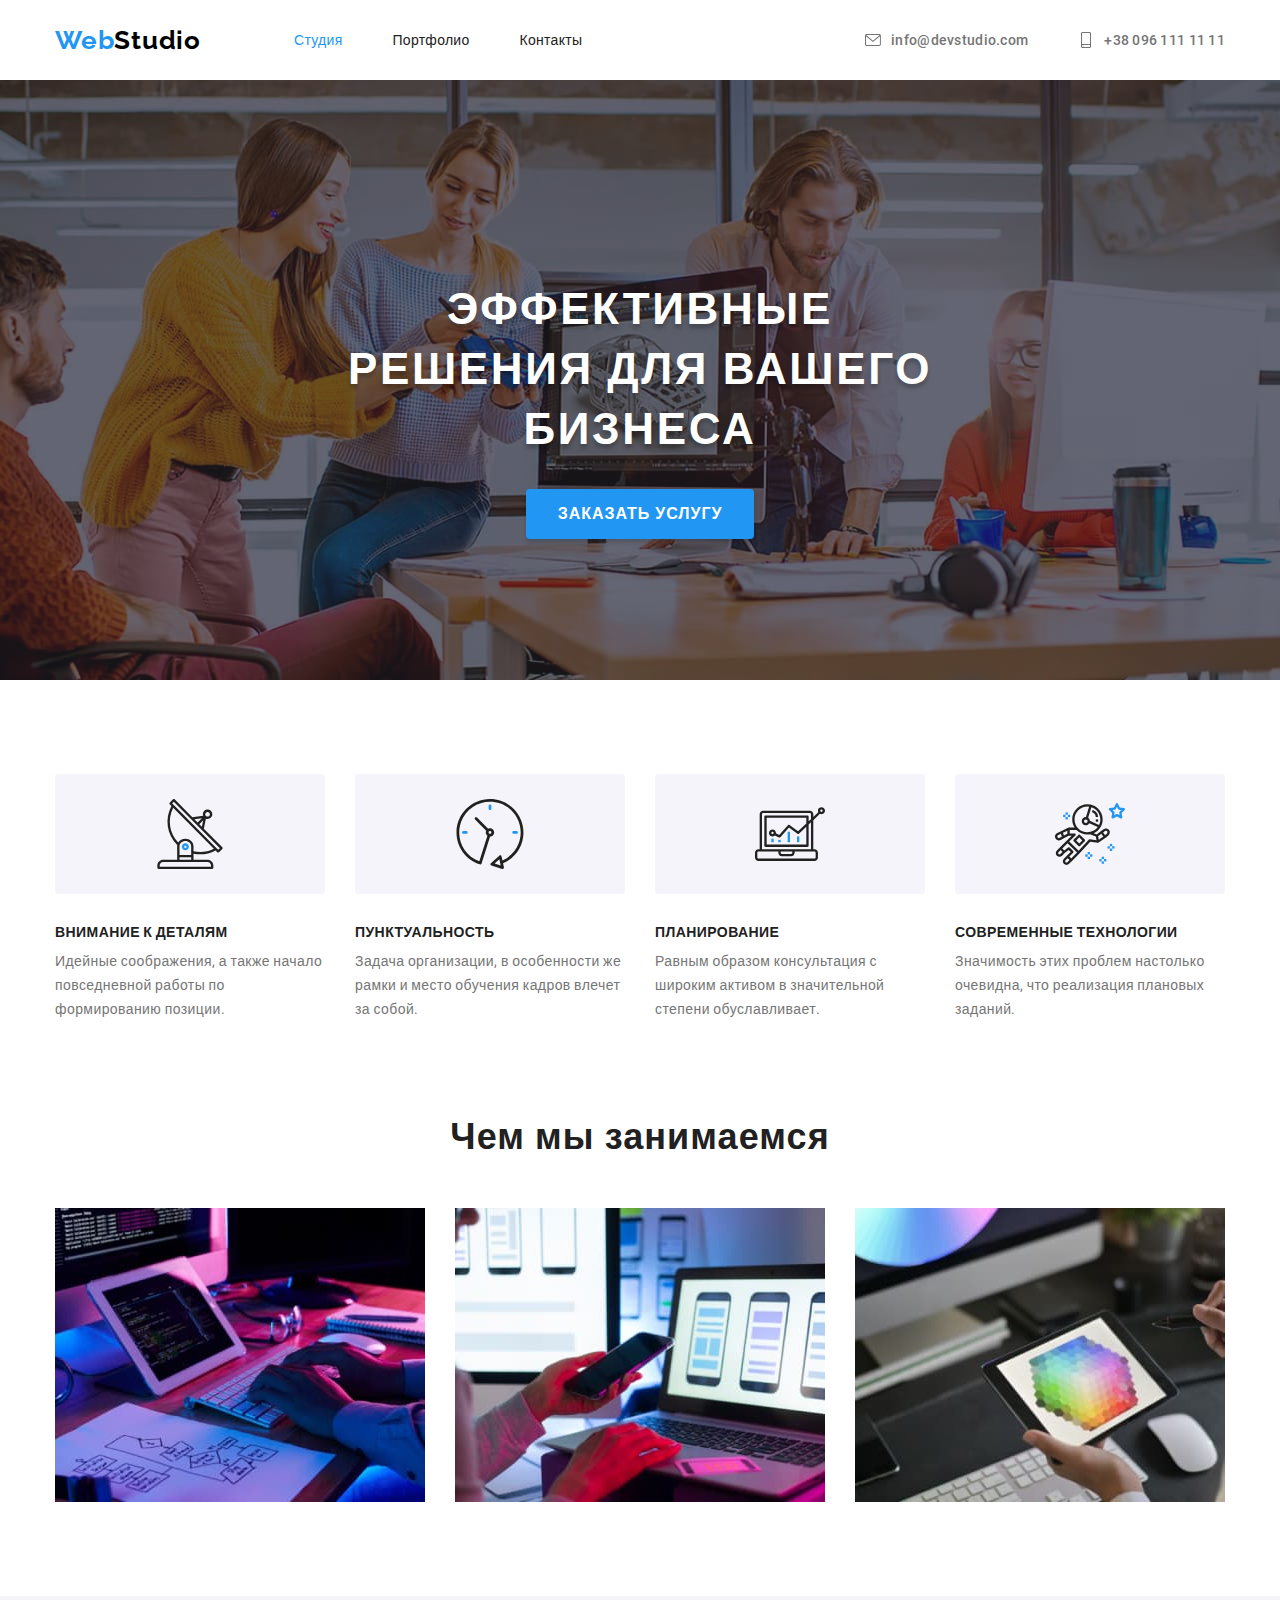
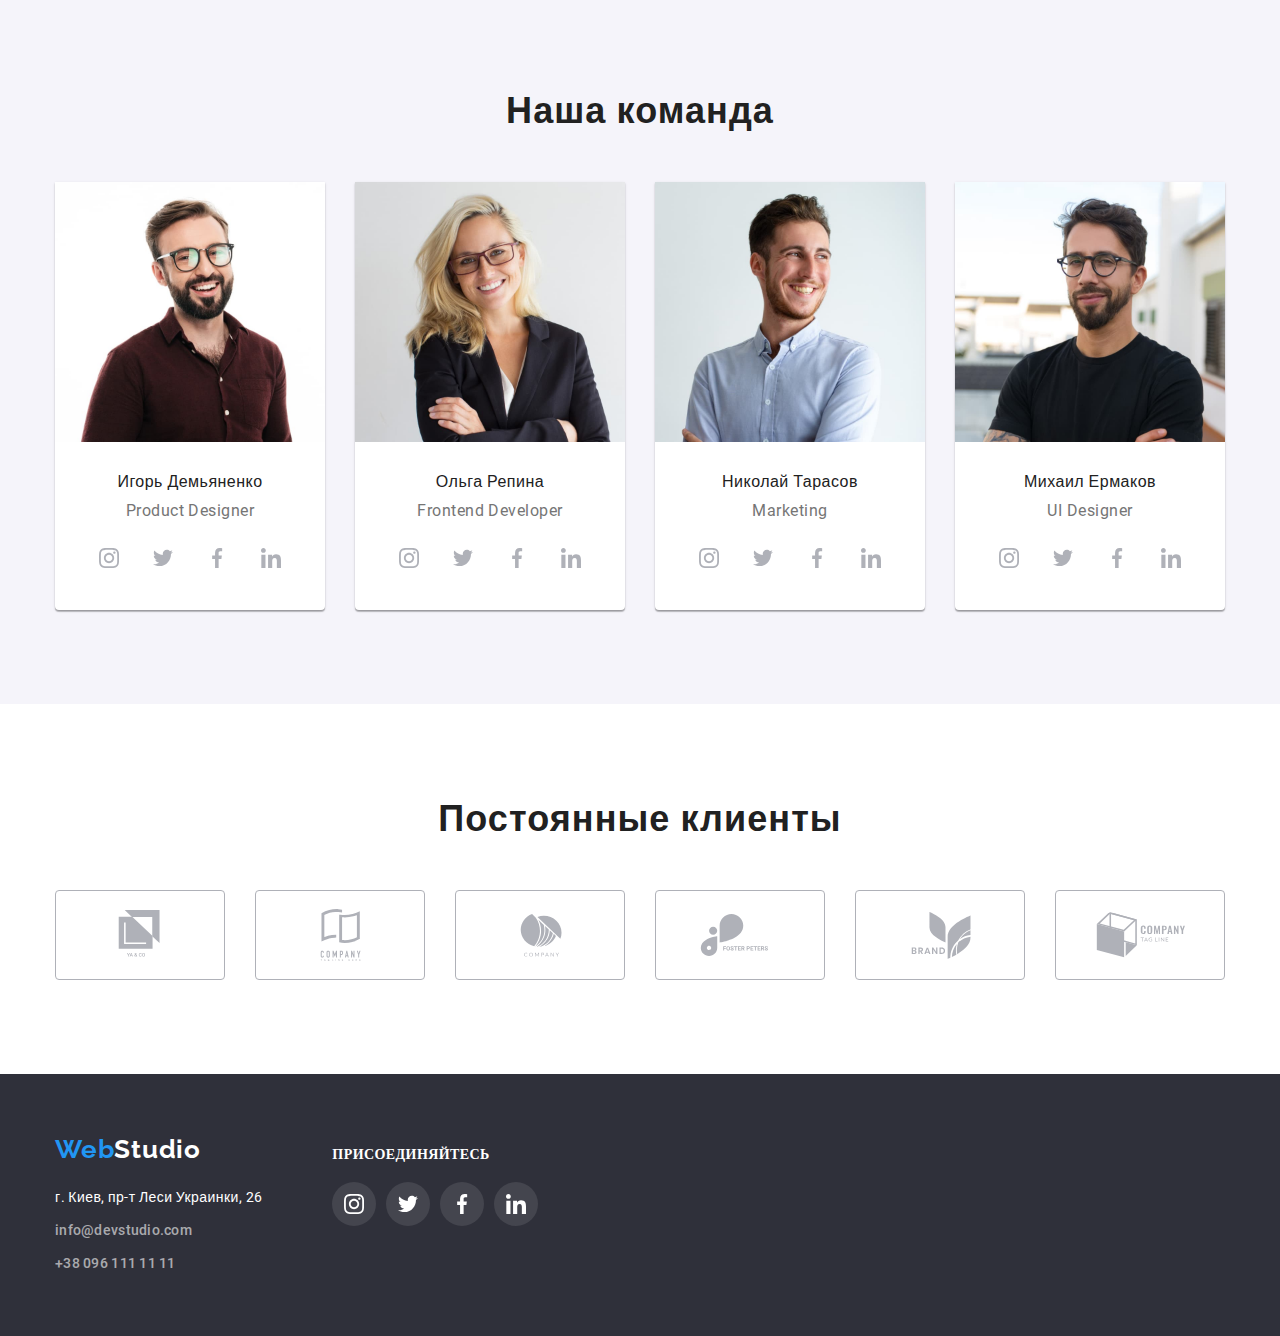
<file: index.html>
<!DOCTYPE html>
<html lang="ru">
<head>
    <meta charset="UTF-8">
    <meta name="viewport" content="width=device-width, initial-scale=1.0">
    <title>Web Studio (Version 2.0)</title>
    <link href="https://fonts.googleapis.com/css2?family=Raleway:wght@700&family=Roboto:wght@400;500;700;900&display=swap" 
        rel="stylesheet">
    <link rel="stylesheet" 
        href="https://cdnjs.cloudflare.com/ajax/libs/modern-normalize/1.0.0/modern-normalize.min.css">
    <link rel="stylesheet" 
        href="./css/style.css">
</head>
<body>
    <!--header--> 
    <header>
        <nav class="container main-nav">
            <a href="./index.html" class="logo link">Web<span class="logo-black">Studio</span></a>

            <ul class="site-nav list">
                <li class="item">
                    <a href="./index.html" class="link curent">Студия</a>
                </li>
                <li class="item">
                    <a href="./portfolio.html" class="link">Портфолио</a>
                </li>
                <li class="item">
                    <a href="#footer" class="link">Контакты</a>
                </li>
            </ul>

            <address>
                <ul class="auth-nav list">
                    <li class="item">
                        <a href="mailto:info@devstudio.com" class="link contacts">
                            <svg class="header-icons-svg">
                                <use href="./images/icons/sprite.svg#envelope"></use>
                            </svg>info@devstudio.com
                        </a>
                    </li>
                    <li class="item">
                        <a href="tel:+380961111111" class="link contacts">
                            <svg class="header-icons-svg">
                                <use href="./images/icons/sprite.svg#smartphone"></use>
                            </svg>+38 096 111 11 11
                        </a>
                    </li>
                </ul>
            </address>
        </nav>
    </header>

    <!--hero-->
    <div class="bg-section">
        <section class="hero">
            <h1 class="hero-title">Эффективные решения для вашего бизнеса</h1>
            <button type="button" title="Заказать услугу" class="btn">Заказать услугу</button>
        </section>
    </div>

    <!--skills-->
    <section class="container section">
        <h2 class="visually-hidden">Навыки команды</h2>

        <ul class="list feature-list">
            <li class="item icon-group">
                <h3 class="title skills">Внимание к деталям</h3>
                <p class="list-title">Идейные соображения, а также начало повседневной работы по формированию позиции.</p>
            </li>
            <li class="item icon-clock">
                <h3 class="title skills">Пунктуальность</h3>
                <p class="list-title">Задача организации, в особенности же рамки и место обучения кадров влечет за собой.</p>
            </li>
            <li class="item icon-diagram">
                <h3 class="title skills">Планирование</h3>
                <p class="list-title">Равным образом консультация с широким активом в значительной степени обуславливает.</p>
            </li>
            <li class="item icon-astronaut">
                <h3 class="title skills">Современные технологии</h3>
                <p class="list-title">Значимость этих проблем настолько очевидна, что реализация плановых заданий.</p>
            </li>
        </ul>
    </section>

    <!--work-->
    <section class="container work-padding">
        <h2 class="section-title centered">Чем мы занимаемся</h2>

        <ul class="list feature-list">
            <li class="flex-work"><img src="./images/photo1.jpg" alt="Пример работы" width="370"></li>
            <li class="flex-work"><img src="./images/photo2.jpg" alt="Пример работы" width="370"></li>
            <li class="flex-work"><img src="./images/photo3.jpg" alt="Пример работы" width="370"></li>
        </ul>
    </section>

    <!--team-->
    <div class="bg-team">
    <section class="container section">
        <h2 class="section-title centered">Наша команда</h2>

        <ul class="list feature-list">
            <li class="flex-team">
                <img class="img-team" src="./images/photo4.jpg" alt="Игорь Демьяненко" width="270">
                <h3 class="team">Игорь Демьяненко</h3>
                <p class="skills-team">Product Designer</p>
                <ul class="list social-icons">
                    <li class="social-icons-item"><a class="social-icons-link" href="https://www.instagram.com" target="_blank" rel="noopener noreferer" aria-label="Instagram">
                    <svg class="social-icons-svg">
                        <use href="./images/icons/sprite.svg#instagram"></use>
                    </svg>
                    </a></li>
                    <li class="social-icons-item"><a class="social-icons-link" href="https://twitter.com" target="_blank" rel="noopener noreferer" aria-label="Twitter">
                    <svg class="social-icons-svg">
                        <use href="./images/icons/sprite.svg#twitter"></use>
                    </svg>   
                    </a></li>
                    <li class="social-icons-item"><a class="social-icons-link" href="https://www.facebook.com" target="_blank" rel="noopener noreferer" aria-label="Facebook">
                    <svg class="social-icons-svg">
                        <use href="./images/icons/sprite.svg#facebook"></use>
                    </svg>  
                    </a></li>
                    <li class="social-icons-item"><a class="social-icons-link" href="https://www.linkedin.com" target="_blank" rel="noopener noreferer" aria-label="Linkedin">
                    <svg class="social-icons-svg">
                        <use href="./images/icons/sprite.svg#linkedin"></use>
                    </svg>    
                    </a></li>
                </ul>
            </li>
            <li class="flex-team">
                <img class="img-team" src="./images/photo5.jpg" alt="Ольга Репина" width="270">
                <h3 class="team">Ольга Репина</h3>
                <p class="skills-team">Frontend Developer</p>
                <ul class="list social-icons">
                    <li class="social-icons-item"><a class="social-icons-link" href="https://www.instagram.com" target="_blank" rel="noopener noreferer" aria-label="Instagram">
                    <svg class="social-icons-svg">
                        <use href="./images/icons/sprite.svg#instagram"></use>
                    </svg>
                    </a></li>
                    <li class="social-icons-item"><a class="social-icons-link" href="https://twitter.com" target="_blank" rel="noopener noreferer" aria-label="Twitter">
                    <svg class="social-icons-svg">
                        <use href="./images/icons/sprite.svg#twitter"></use>
                    </svg>   
                    </a></li>
                    <li class="social-icons-item"><a class="social-icons-link" href="https://www.facebook.com" target="_blank" rel="noopener noreferer" aria-label="Facebook">
                    <svg class="social-icons-svg">
                        <use href="./images/icons/sprite.svg#facebook"></use>
                    </svg>  
                    </a></li>
                    <li class="social-icons-item"><a class="social-icons-link" href="https://www.linkedin.com" target="_blank" rel="noopener noreferer" aria-label="Linkedin">
                    <svg class="social-icons-svg">
                        <use href="./images/icons/sprite.svg#linkedin"></use>
                    </svg>    
                    </a></li>
                </ul>
            </li>
            <li class="flex-team">
                <img class="img-team" src="./images/photo6.jpg" alt="Николай Тарасов" width="270">
                <h3 class="team">Николай Тарасов</h3>
                <p class="skills-team">Marketing</p>
                <ul class="list social-icons">
                    <li class="social-icons-item"><a class="social-icons-link" href="https://www.instagram.com" target="_blank" rel="noopener noreferer" aria-label="Instagram">
                    <svg class="social-icons-svg">
                        <use href="./images/icons/sprite.svg#instagram"></use>
                    </svg>
                    </a></li>
                    <li class="social-icons-item"><a class="social-icons-link" href="https://twitter.com" target="_blank" rel="noopener noreferer" aria-label="Twitter">
                    <svg class="social-icons-svg">
                        <use href="./images/icons/sprite.svg#twitter"></use>
                    </svg>   
                    </a></li>
                    <li class="social-icons-item"><a class="social-icons-link" href="https://www.facebook.com" target="_blank" rel="noopener noreferer" aria-label="Facebook">
                    <svg class="social-icons-svg">
                        <use href="./images/icons/sprite.svg#facebook"></use>
                    </svg>  
                    </a></li>
                    <li class="social-icons-item"><a class="social-icons-link" href="https://www.linkedin.com" target="_blank" rel="noopener noreferer" aria-label="Linkedin">
                    <svg class="social-icons-svg">
                        <use href="./images/icons/sprite.svg#linkedin"></use>
                    </svg>    
                    </a></li>
                </ul>
            </li>
            <li class="flex-team">
                <img class="img-team" src="./images/photo7.jpg" alt="Михаил Ермаков" width="270">
                <h3 class="team">Михаил Ермаков</h3>
                <p class="skills-team">UI Designer</p>
                <ul class="list social-icons">
                    <li class="social-icons-item"><a class="social-icons-link" href="https://www.instagram.com" target="_blank" rel="noopener noreferer" aria-label="Instagram">
                    <svg class="social-icons-svg">
                        <use href="./images/icons/sprite.svg#instagram"></use>
                    </svg>
                    </a></li>
                    <li class="social-icons-item"><a class="social-icons-link" href="https://twitter.com" target="_blank" rel="noopener noreferer" aria-label="Twitter">
                    <svg class="social-icons-svg">
                        <use href="./images/icons/sprite.svg#twitter"></use>
                    </svg>   
                    </a></li>
                    <li class="social-icons-item"><a class="social-icons-link" href="https://www.facebook.com" target="_blank" rel="noopener noreferer" aria-label="Facebook">
                    <svg class="social-icons-svg">
                        <use href="./images/icons/sprite.svg#facebook"></use>
                    </svg>  
                    </a></li>
                    <li class="social-icons-item"><a class="social-icons-link" href="https://www.linkedin.com" target="_blank" rel="noopener noreferer" aria-label="Linkedin">
                    <svg class="social-icons-svg">
                        <use href="./images/icons/sprite.svg#linkedin"></use>
                    </svg>    
                    </a></li>
                </ul>
            </li>
        </ul>
    </section>
    </div>

    <!--clients-->
    <section class="container clients">
        <h2 class="section-title centered">Постоянные клиенты</h2>

        <ul class="list client-icons">
            <li class="client-icons-item">
                <a class="client-icons-link" href="" target="_blank" rel="noopener noreferer" aria-label="Client-1">
                    <svg class="client-icons-svg">
                        <use href="./images/icons/sprite.svg#Client-1"></use>
                    </svg>
                </a>
            </li>
            <li class="client-icons-item">
                <a class="client-icons-link" href="" target="_blank" rel="noopener noreferer" aria-label="Client-2">
                    <svg class="client-icons-svg">
                        <use href="./images/icons/sprite.svg#Client-2"></use>
                    </svg>
                </a>
            </li>
            <li class="client-icons-item">
                <a class="client-icons-link" href="" target="_blank" rel="noopener noreferer" aria-label="Client-3">
                    <svg class="client-icons-svg">
                        <use href="./images/icons/sprite.svg#Client-3"></use>
                    </svg>
                </a>
            </li>
            <li class="client-icons-item">
                <a class="client-icons-link" href="" target="_blank" rel="noopener noreferer" aria-label="Client-4">
                    <svg class="client-icons-svg">
                        <use href="./images/icons/sprite.svg#Client-4"></use>
                    </svg>
                </a>
            </li>
            <li class="client-icons-item">
                <a class="client-icons-link" href="" target="_blank" rel="noopener noreferer" aria-label="Client-5">
                    <svg class="client-icons-svg">
                        <use href="./images/icons/sprite.svg#Client-5"></use>
                    </svg>
                </a>
            </li>
            <li class="client-icons-item">
                <a class="client-icons-link" href="" target="_blank" rel="noopener noreferer" aria-label="Client-6">
                    <svg class="client-icons-svg">
                        <use href="./images/icons/sprite.svg#Client-6"></use>
                    </svg>
                </a>
            </li>
        </ul>

    </section>

    <!--footer-->
    <div class="bg-section">
        <footer id="footer" class="container footer-title">
            <div class="footer-div">
                <a href="./index.html" class="logo link">Web<span class="logo-white">Studio</span></a>
                <address>
                    <ul class="list footer-margin">
                        <li class="item">
                            <p class="footer-adr">г. Киев, пр-т Леси Украинки, 26</p>
                        </li>
                        <li class="item">
                            <a href="mailto:info@devstudio.com" class="link footer-cont">info@devstudio.com</a>
                        </li>
                        <li class="item">
                            <a href="tel:+380961111111" class="link footer-cont">+38 096 111 11 11</a>
                        </li>
                    </ul>
                </address>
            </div>
            <div class="footer-div">
                <p class="social-title">Присоединяйтесь</p>
                <ul class="list footer-icons">
                    <li class="footer-icons-item"><a class="footer-icons-link" href="https://www.instagram.com" target="_blank" rel="noopener noreferer" aria-label="Instagram">
                        <svg class="footer-icons-svg">
                            <use href="./images/icons/sprite.svg#instagram"></use>
                        </svg>
                    </a></li>
                    <li class="footer-icons-item"><a class="footer-icons-link" href="https://twitter.com" target="_blank" rel="noopener noreferer" aria-label="Twitter">
                        <svg class="footer-icons-svg">
                            <use href="./images/icons/sprite.svg#twitter"></use>
                        </svg> 
                    </a></li>
                    <li class="footer-icons-item"><a class="footer-icons-link" href="https://www.facebook.com" target="_blank" rel="noopener noreferer" aria-label="Facebook">
                        <svg class="footer-icons-svg">
                            <use href="./images/icons/sprite.svg#facebook"></use>
                        </svg>  
                    </a></li>
                    <li class="footer-icons-item"><a class="footer-icons-link" href="https://www.linkedin.com" target="_blank" rel="noopener noreferer" aria-label="Linkedin">
                        <svg class="footer-icons-svg">
                            <use href="./images/icons/sprite.svg#linkedin"></use>
                        </svg> 
                    </a></li>
                </ul>
            </div>
        </footer>
    </div>
</body>
</html>
</file>
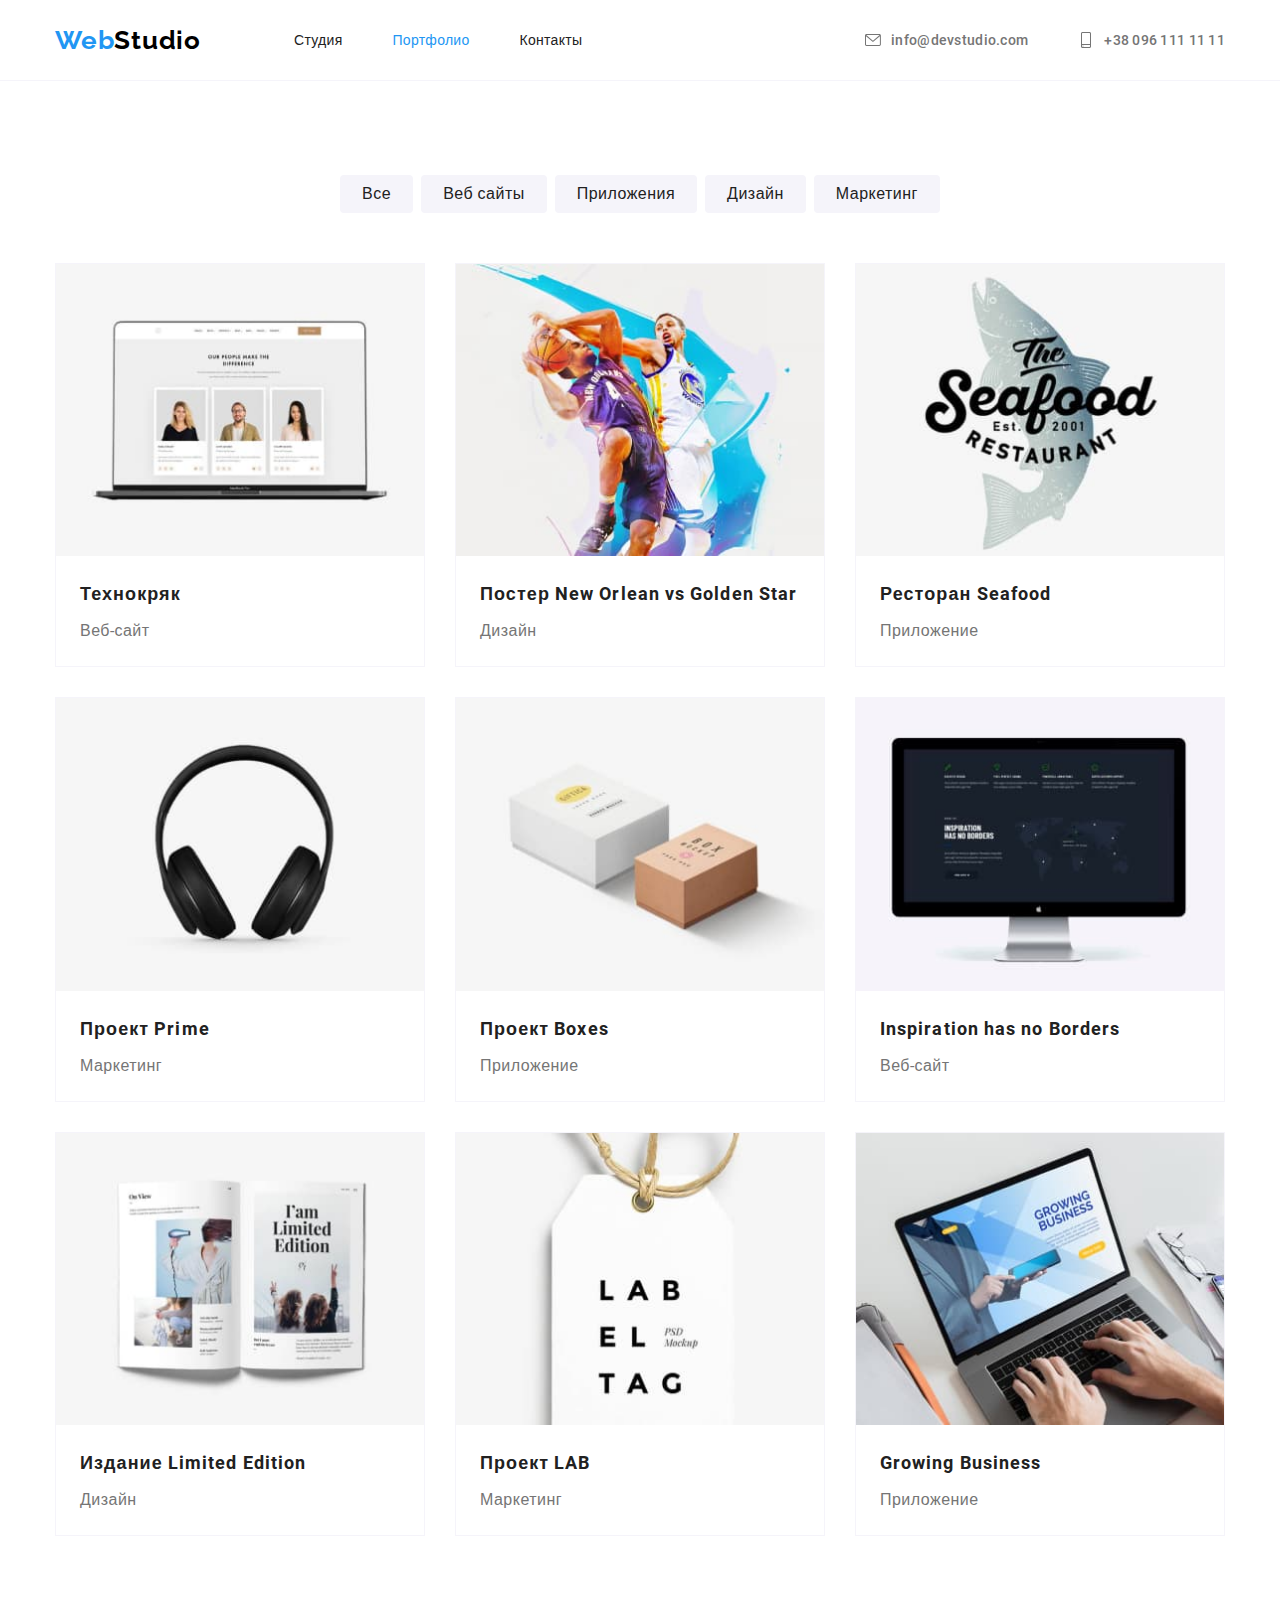
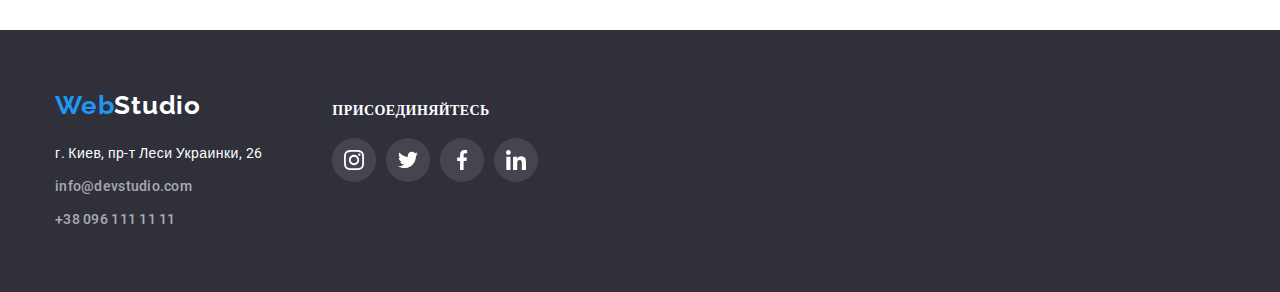
<file: portfolio.html>
<!DOCTYPE html>
<html lang="ru">
<head>
    <meta charset="UTF-8">
    <meta name="viewport" content="width=device-width, initial-scale=1.0">
    <title>Web Studio (Version 2.0)</title>
    <link href="https://fonts.googleapis.com/css2?family=Raleway:wght@700&family=Roboto:wght@400;500;700;900&display=swap" 
        rel="stylesheet">
    <link rel="stylesheet" 
        href="https://cdnjs.cloudflare.com/ajax/libs/modern-normalize/1.0.0/modern-normalize.min.css">
    <link rel="stylesheet" 
        href="./css/style.css">
</head>
<body>
    <!--Шапка-->
    <header class="header">
        <nav class="container main-nav">
            <a href="./index.html" class="logo link">Web<span class="logo-black">Studio</span></a>

            <ul class="site-nav list">
                <li class="item">
                    <a href="./index.html" class="link">Студия</a>
                </li>
                <li class="item">
                    <a href="./portfolio.html" class="link curent">Портфолио</a>
                </li>
                <li class="item">
                    <a href="#footer" class="link">Контакты</a>
                </li>
            </ul>

            <address>
                <ul class="auth-nav list">
                    <li class="item">
                        <a href="mailto:info@devstudio.com" class="link contacts">
                            <svg class="header-icons-svg">
                                <use href="./images/icons/sprite.svg#envelope"></use>
                            </svg>info@devstudio.com
                        </a>
                    </li>
                    <li class="item">
                        <a href="tel:+380961111111" class="link contacts">
                            <svg class="header-icons-svg">
                                <use href="./images/icons/sprite.svg#smartphone"></use>
                            </svg>+38 096 111 11 11
                        </a>
                    </li>
                </ul>
            </address>
        </nav>
    </header>

    <!--Main-->
    <main class="container section">
        <h1 class="visually-hidden">Наши Проекты</h1>
        <ul class="main-button list">
            <li class="item"><button type="button" title="Все" class="portf-btn">Все</button></li>
            <li class="item"><button type="button" title="Веб сайты" class="portf-btn">Веб сайты</button></li>
            <li class="item"><button type="button" title="Приложения" class="portf-btn">Приложения</button></li>
            <li class="item"><button type="button" title="Дизайн" class="portf-btn">Дизайн</button></li>
            <li class="item"><button type="button" title="Маркетинг" class="portf-btn">Маркетинг</button></li>
        </ul>
        <ul class="list feature-list">
            <li class="flex-element">
                <img class="img-main" src="./images/1.1.jpg" alt="Технокряк" width="370">
                <h2 class="examples">Технокряк</h2>
                <p class="text-examples">Веб-сайт</p>
            </li>
            <li class="flex-element">
                <img class="img-main" src="./images/2.2.jpg" alt="Постер New Orlean vs Golden Star" width="370">
                <h2 class="examples">Постер New Orlean vs Golden Star</h2>
                <p class="text-examples">Дизайн</p>
            </li>
            <li class="flex-element">
                <img class="img-main" src="./images/3.3.jpg" alt="Ресторан Seafood" width="370">
                <h2 class="examples">Ресторан Seafood</h2>
                <p class="text-examples">Приложение</p>
            </li>
            <li class="flex-element">
                <img class="img-main" src="./images/4.4.jpg" alt="Проект Prime" width="370">
                <h2 class="examples">Проект Prime</h2>
                <p class="text-examples">Маркетинг</p>
            </li>
            <li class="flex-element">
                <img class="img-main" src="./images/5.5.jpg" alt="Проект Boxes" width="370">
                <h2 class="examples">Проект Boxes</h2>
                <p class="text-examples">Приложение</p>
            </li>
            <li class="flex-element">
                <img class="img-main" src="./images/6.6.jpg" alt="Inspiration has no Borders" width="370">
                <h2 class="examples">Inspiration has no Borders</h2>
                <p class="text-examples">Веб-сайт</p>
            </li>
            <li class="flex-element">
                <img class="img-main" src="./images/7.7.jpg" alt="Издание Limited Edition" width="370">
                <h2 class="examples">Издание Limited Edition</h2>
                <p class="text-examples">Дизайн</p>
            </li>
            <li class="flex-element">
                <img class="img-main" src="./images/8.8.jpg" alt="Проект LAB" width="370">
                <h2 class="examples">Проект LAB</h2>
                <p class="text-examples">Маркетинг</p>
            </li>
            <li class="flex-element">
                <img class="img-main" src="./images/9.9.jpg" alt="Growing Business" width="370">
                <h2 class="examples">Growing Business</h2>
                <p class="text-examples">Приложение</p>
            </li>
        </ul>

    </main>

    <!--Футер-->
    <div class="bg-section">
        <footer id="footer" class="container footer-title">
            <div class="footer-div">
                <a href="./index.html" class="logo link">Web<span class="logo-white">Studio</span></a>
                <address>
                    <ul class="list footer-margin">
                        <li class="item">
                            <p class="footer-adr">г. Киев, пр-т Леси Украинки, 26</p>
                        </li>
                        <li class="item">
                            <a href="mailto:info@devstudio.com" class="link footer-cont">info@devstudio.com</a>
                        </li>
                        <li class="item">
                            <a href="tel:+380961111111" class="link footer-cont">+38 096 111 11 11</a>
                        </li>
                    </ul>
                </address>
            </div>
            <div class="footer-div">
                <p class="social-title">Присоединяйтесь</p>
                <ul class="list footer-icons">
                    <li class="footer-icons-item"><a class="footer-icons-link" href="https://www.instagram.com" target="_blank" rel="noopener noreferer" aria-label="Instagram">
                        <svg class="footer-icons-svg">
                            <use href="./images/icons/sprite.svg#instagram"></use>
                        </svg>
                    </a></li>
                    <li class="footer-icons-item"><a class="footer-icons-link" href="https://twitter.com" target="_blank" rel="noopener noreferer" aria-label="Twitter">
                        <svg class="footer-icons-svg">
                            <use href="./images/icons/sprite.svg#twitter"></use>
                        </svg> 
                    </a></li>
                    <li class="footer-icons-item"><a class="footer-icons-link" href="https://www.facebook.com" target="_blank" rel="noopener noreferer" aria-label="Facebook">
                        <svg class="footer-icons-svg">
                            <use href="./images/icons/sprite.svg#facebook"></use>
                        </svg>  
                    </a></li>
                    <li class="footer-icons-item"><a class="footer-icons-link" href="https://www.linkedin.com" target="_blank" rel="noopener noreferer" aria-label="Linkedin">
                        <svg class="footer-icons-svg">
                            <use href="./images/icons/sprite.svg#linkedin"></use>
                        </svg> 
                    </a></li>
                </ul>
            </div>
        </footer>
    </div>
</body>
</html>
</file>
<file: css/style.css>
@font-face {
    font-family: 'Raleway';
    font-style: normal;
    font-weight: 700;
    src: url('../fonts/raleway-v18-latin-700.eot');
    src: local(''),
         url('../fonts/raleway-v18-latin-700.eot?#iefix') format('embedded-opentype'),
         url('../fonts/raleway-v18-latin-700.woff2') format('woff2'),
         url('../fonts/raleway-v18-latin-700.woff') format('woff'),
         url('../fonts/raleway-v18-latin-700.ttf') format('truetype'),
         url('../fonts/raleway-v18-latin-700.svg#Raleway') format('svg');
}
@font-face {
    font-family: 'Roboto';
    font-style: normal;
    font-weight: 400;
    src: url('../fonts/roboto-v20-latin-regular.eot');
    src: local('Roboto'), local('Roboto-Regular'),
         url('../fonts/roboto-v20-latin-regular.eot?#iefix') format('embedded-opentype'),
         url('../fonts/roboto-v20-latin-regular.woff2') format('woff2'),
         url('../fonts/roboto-v20-latin-regular.woff') format('woff'),
         url('../fonts/roboto-v20-latin-regular.ttf') format('truetype'),
         url('../fonts/roboto-v20-latin-regular.svg#Roboto') format('svg');
}
@font-face {
    font-family: 'Roboto';
    font-style: normal;
    font-weight: 500;
    src: url('../fonts/roboto-v20-latin-500.eot');
    src: local('Roboto Medium'), local('Roboto-Medium'),
         url('../fonts/roboto-v20-latin-500.eot?#iefix') format('embedded-opentype'),
         url('../fonts/roboto-v20-latin-500.woff2') format('woff2'),
         url('../fonts/roboto-v20-latin-500.woff') format('woff'),
         url('../fonts/roboto-v20-latin-500.ttf') format('truetype'),
         url('../fonts/roboto-v20-latin-500.svg#Roboto') format('svg');
}
@font-face {
    font-family: 'Roboto';
    font-style: normal;
    font-weight: 700;
    src: url('../fonts/roboto-v20-latin-700.eot');
    src: local('Roboto Bold'), local('Roboto-Bold'),
         url('../fonts/roboto-v20-latin-700.eot?#iefix') format('embedded-opentype'),
         url('../fonts/roboto-v20-latin-700.woff2') format('woff2'),
         url('../fonts/roboto-v20-latin-700.woff') format('woff'),
         url('../fonts/roboto-v20-latin-700.ttf') format('truetype'),
         url('../fonts/roboto-v20-latin-700.svg#Roboto') format('svg');
}
@font-face {
    font-family: 'Roboto';
    font-style: normal;
    font-weight: 900;
    src: url('../fonts/roboto-v20-latin-900.eot');
    src: local('Roboto Black'), local('Roboto-Black'),
         url('../fonts/roboto-v20-latin-900.eot?#iefix') format('embedded-opentype'),
         url('../fonts/roboto-v20-latin-900.woff2') format('woff2'),
         url('../fonts/roboto-v20-latin-900.woff') format('woff'),
         url('../fonts/roboto-v20-latin-900.ttf') format('truetype'),
         url('../fonts/roboto-v20-latin-900.svg#Roboto') format('svg');
}

:root {
    --main-text-cl: #757575;
    --accent-cl: #2196f3;
    --title-cl: #212121;
    --white-cl: #ffffff;
    --black-cl: #000000;
    --darkblue-bg: #2f303a;
    --grey-bg: #f5f4fa;
    --icon-cl: #afb1b8;
}

html {
    box-sizing: border-box;
}

*,
*::before,
*::after {
    box-sizing: inherit;
}

body {
    font-family: "Roboto", sans-serif;
    font-weight: 400;
    font-size: 14px;
    line-height: 1.71;
    letter-spacing: 0.03em;
    color: var(--main-text-cl);
    margin: 0px;
}

button:hover,
button:focus {
    background-color: var(--accent-cl);
    color: var(--white-cl);
}

.container {
    width: 1200px;
    margin-left: auto;
    margin-right: auto;
    padding-left: 15px;
    padding-right: 15px;
}

.list {
    list-style: none;
    padding: 0px;
    margin: 0px;
}

.feature-list {
    display: flex;
    flex-wrap: wrap;
}

img {
    display: block;
    width: 100%;
    height: auto;
}





/*header*/
.main-nav {
    display: flex;
    align-items: center;
}

.link {
    color: inherit;
    text-decoration: none;
    font-weight: 500;
    font-size: 14px;
    line-height: 1.143;
    letter-spacing: 0.02em;
    color: var(--title-cl);
}
.link:hover,
.link:focus {
    color: var(--accent-cl);
}
.link:hover .header-icons-svg,
.link:focus .header-icons-svg {
    fill: var(--accent-cl);
}

.curent {
    color: var(--accent-cl);
}

.header {
    border-bottom: 1px solid var(--grey-bg)
}

.site-nav {
    display: flex;
    margin-left: 93px;
}

.site-nav .link {
    display: block;
    padding-top: 32px;
    padding-bottom: 32px;
}

.site-nav .item:not(:last-child) {
    margin-right: 50px;
}

.auth-nav {
    display: flex;
}

.auth-nav .item:not(:last-child) {
    margin-right: 50px;
}

.item .header-icons:nth-child(1) {
    width: 16px;
    height: 12px;
}

.header-icons {
    margin-right: 10px;
}

.header-icons-svg {
    width: 16px;
    height: 16px;
    fill: var(--main-text-cl);
    margin-right: 10px;
}





/*logo*/
.logo {
    font-family: "Raleway", sans-serif;
    font-weight: 700;
    font-size: 26px;
    line-height: 31px;
    letter-spacing: 0.03em;
    color: var(--accent-cl)
}
.logo-black {
    color: var(--black-cl);
}
.logo-white {
    color: var(--white-cl);
}
.bg-section {
    background-color: var(--darkblue-bg);
}
.bg-team {
    background-color: var(--grey-bg);
}

address {
    font-style: normal;
    margin-left: auto;
}

.contacts {
    font-weight: 500;
    font-size: 14px;
    line-height: 1.143;
    letter-spacing: 0.02em;
    color: var(--main-text-cl);
    display: flex;
    align-items: center;
}





/*hero*/
.hero-title {
    font-family: "Roboto", sans-serif;
    font-weight: 900;
    font-size: 44px;
    line-height: 1.36;
    letter-spacing: 0.06em;
    text-transform: uppercase;
    color: var(--white-cl);
    max-width: 630px;
    margin-top: 0px;
    margin-right: auto;
    margin-left: auto;
    margin-bottom: 30px;
    text-shadow: 0px 4px 4px rgba(0, 0, 0, 0.25);
}

.btn {
    font-family: inherit;
    font-weight: 700;
    font-size: 16px;
    line-height: 1.875;
    text-transform: uppercase;
    letter-spacing: 0.06em;
    color: var(--white-cl);
    background-color: var(--accent-cl);
    box-shadow: 0px 4px 4px rgba(0, 0, 0, 0.15);
    min-width: 200px;
    border-radius: 4px;
    padding: 10px 32px;
    display: inline-block;
    border: 0px solid var(--accent-cl);
    text-align: center;
    font-style: normal;
    cursor: pointer;
}

.hero {
    text-align: center;
    padding-top: 200px;
    padding-bottom: 200px;
    max-width: 1600px;
    height: 600px;
    margin-left: auto;
    margin-right: auto;
    background-image: linear-gradient(
        to right, rgba(47, 48, 58, 0.4), rgba(47, 48, 58, 0.4)), 
        url('../images/Img.jpg');
    background-repeat: no-repeat;
    background-position: center;
    background-size: cover;
}





/*skills*/
.visually-hidden {
   position: absolute !important;
   clip: rect(1px 1px 1px 1px);
   clip: rect(1px, 1px, 1px, 1px);
   padding: 0 !important;
   border: 0 !important;
   height: 1px !important;
   width: 1px !important;
   overflow: hidden;
 }

.feature-list .item {
    width: 270px;
    margin-right: 30px;
    margin-bottom: 30px;
}

.feature-list .item:nth-child(4) {
    margin-right: 0px;
}

.feature-list .item:nth-last-child(-n + 4) {
    margin-bottom: 0px;
}

.title {
    font-family: "Roboto", sans-serif;
    font-weight: 700;
    letter-spacing: 0.03em;
    color: var(--title-cl);
    margin-top: 0px;
    margin-bottom: 10px;
}

.skills {
    font-size: 14px;
    line-height: 1.143;
    text-transform: uppercase;
}

.list-title {
    margin-top: 0px;
    margin-bottom: 0px;
}

.section-title {
    font-family: "Roboto", sans-serif;
    font-weight: 700;
    font-size: 36px;
    line-height: 1.167;
    letter-spacing: 0.03em;
    color: var(--title-cl);
    margin-top: 0px;
    margin-bottom: 50px;
}

.section {
    padding-top: 94px;
    padding-bottom: 94px;
}

.section-title.centered {
    text-align: center;
}

.feature-list .item:nth-child(4n + 4) {
    margin-right: 0px;
}

.feature-list .item::before {
    content: '';
    height: 120px;
    display: block;
    background-size: auto;
    background-repeat: no-repeat;
    background-position: center;
    background-color: var(--grey-bg);
    margin-bottom: 30px;
    border-radius: 4px;
}

.icon-group::before {
    background-image: url('../images/icons/group.svg');
}
.icon-clock::before {
    background-image: url('../images/icons/clock.svg');
}
.icon-diagram::before {
    background-image: url('../images/icons/diagram.svg');
}
.icon-astronaut::before {
    background-image: url('../images/icons/astronaut.svg');
}





/*work*/
.flex-work {
    width: 370px;
    margin-right: 30px;
    margin-bottom: 30px;
}

.flex-work:nth-child(3n) {
    margin-right: 0px;
}

.flex-work:nth-last-child(-n + 3) {
    margin-bottom: 0px;
}

.work-padding {
    padding-bottom: 94px;
}





/*team*/
.team {
    font-weight: 500;
    font-size: 16px;
    line-height: 1.187;
    letter-spacing: 0.03em;
    color: var(--title-cl);
    margin-top: 0px;
    margin-bottom: 10px;
    text-align: center;
}

.skills-team {
    font-weight: 400;
    font-size: 16px;
    line-height: 1.187;
    letter-spacing: 0.03em;
    color: var(--main-text-cl);
    text-align: center;
    margin-top: 0px;
    margin-bottom: 16px;
}

.img-team {
    margin-top: 0px;
    margin-bottom: 30px;
}

.flex-team {
    width: 270px;
    margin-right: 30px;
    margin-bottom: 30px;
    box-shadow: 0px 1px 3px rgba(0, 0, 0, 0.12),
     0px 1px 1px rgba(0, 0, 0, 0.14),
      0px 2px 1px rgba(0, 0, 0, 0.2);
    border-radius: 0px 0px 4px 4px;
    background-color: var(--white-cl);
}

.flex-team:nth-child(4n + 4) {
    margin-right: 0px;
}

.flex-team:nth-last-child(-n + 4) {
    margin-bottom: 0px;
}

.social-icons {
    display: flex;
    justify-content: center;
    margin-bottom: 30px;
}
.social-icons-svg {
    width: 20px;
    height: 20px;
    fill: var(--icon-cl)
}
.social-icons-item:not(:last-child) {
    margin-right: 10px;
}
.social-icons-link {
    display: flex;
    justify-content: center;
    align-items: center;
    width: 44px;
    height: 44px;
    background-color: var(--white-cl);
    border-radius: 50%;
}
.social-icons-link:hover .social-icons-svg,
.social-icons-link:focus .social-icons-svg {
    fill: var(--white-cl);
}

.social-icons-link:hover {
    background-color: var(--accent-cl);
}





/*clients*/
.clients {
    padding-top: 94px;
    padding-bottom: 94px;
}
.client-icons-svg {
    width: 170px;
    height: 90px;
    fill: var(--icon-cl);
}
.client-icons {
    display: flex;
}
.client-icons-item:not(:last-child) {
    margin-right: 30px;
}
.client-icons-link {
    display: flex;
    justify-content: center;
    align-items: center;
    width: 170px;
    height: 90px;
    background-color: var(--white-cl);
    border: 1px solid var(--icon-cl);
    border-radius: 4px;
}
.client-icons-link:hover .client-icons-svg,
.client-icons-link:focus .client-icons-svg {
    fill: var(--accent-cl);
}
.client-icons-link:hover {
    border-color: var(--accent-cl)
}





/*footer*/
.footer-adr {
    color: var(--white-cl);
    margin-top: 0px;
    margin-bottom: 0px;
}

.footer-cont {
    color: rgba(255, 255, 255, 0.6);
}

.footer-title {
    display: flex;
    padding-top: 60px;
    padding-bottom: 60px;
}

.footer-margin .item {
    margin-top: 0px;
    margin-bottom: 9px;
}

.footer-title .item:last-child {
    margin-bottom: 0px;
}

.footer-margin {
    margin-top: 20px;
}

.social-title {
    text-transform: uppercase;
    color: var(--white-cl);
    margin-top: 0px;
    margin-bottom: 20px;
}

.footer-icons {
    display: flex;
}

.footer-icons-item:not(:last-child) {
    margin-right: 10px;
}

.footer-icons-link {
    display: flex;
    justify-content: center;
    align-items: center;
    width: 44px;
    height: 44px;
    background-color: rgba(255, 255, 255, 0.1);
    border-radius: 50%;
}

.footer-icons-svg {
    width: 20px;
    height: 20px;
    fill: var(--white-cl)
}

.footer-icons-link:hover .footer-icons-svg,
.footer-icons-link:focus .footer-icons-svg {
    fill: var(--white-cl);
}

.footer-icons-link:hover {
    background-color: var(--accent-cl);
}

.footer-div:not(:last-child) {
    margin-right: 70px;
}

.footer-div:last-child {
    margin-top: 12px;
    font-family: Roboto;
    font-style: normal;
    font-weight: bold;
    text-transform: uppercase;
    font-size: 14px;
    line-height: 1.142;
    letter-spacing: 0.03em;
}





/*main*/
    .portf-btn {
    font-weight: 500;
    font-size: 16px;
    line-height: 1.625;
    letter-spacing: 0.03em;
    color: var(--title-cl);
    background-color: var(--grey-bg);
    min-width: 73px;
    padding: 6px 22px;
    border-radius: 4px;
    border: 0px solid var(--accent-cl);
    display: inline-block;
    text-align: center;
    font-style: normal;
    cursor: pointer;
}

.portf-btn:hover,
.portf-btn:focus {
    box-shadow: 0px 3px 1px rgba(0, 0, 0, 0.1),
     0px 1px 2px rgba(0, 0, 0, 0.08),
      0px 2px 2px rgba(0, 0, 0, 0.12);
}

.main-button {
    justify-content: center;
    display: flex;
    align-items: center;
    margin-top: 0px;
    margin-bottom: 50px;
}

.main-button .item + .item {
    margin-left: 8px;
}

.flex-element {
    width: 370px;
    margin-right: 30px;
    margin-bottom: 30px;
    border: 1px solid var(--grey-bg);
    cursor: pointer;
}

.flex-element:hover,
.flex-element:focus {
    box-shadow: 0px 1px 1px rgba(0, 0, 0, 0.12),
     0px 4px 4px rgba(0, 0, 0, 0.06),
      1px 4px 6px rgba(0, 0, 0, 0.16);
}

.flex-element:nth-child(3n) {
    margin-right: 0px;
}

.flex-element:nth-last-child(-n + 3) {
    margin-bottom: 0px;
}

.img-main {
    margin-top: 0px;
    margin-bottom: 20px;
}

.examples {
    font-weight: 700;
    font-size: 18px;
    line-height: 2;
    letter-spacing: 0.06em;
    color: var(--title-cl);
    margin-top: 0px;
    margin-left: 24px;
    margin-bottom: 4px;
}

.text-examples {
    font-weight: 400;
    font-size: 16px;
    line-height: 1.875;
    letter-spacing: 0.03em;
    margin-top: 0px;
    margin-left: 24px;
    margin-bottom: 20px;
}
</file>
